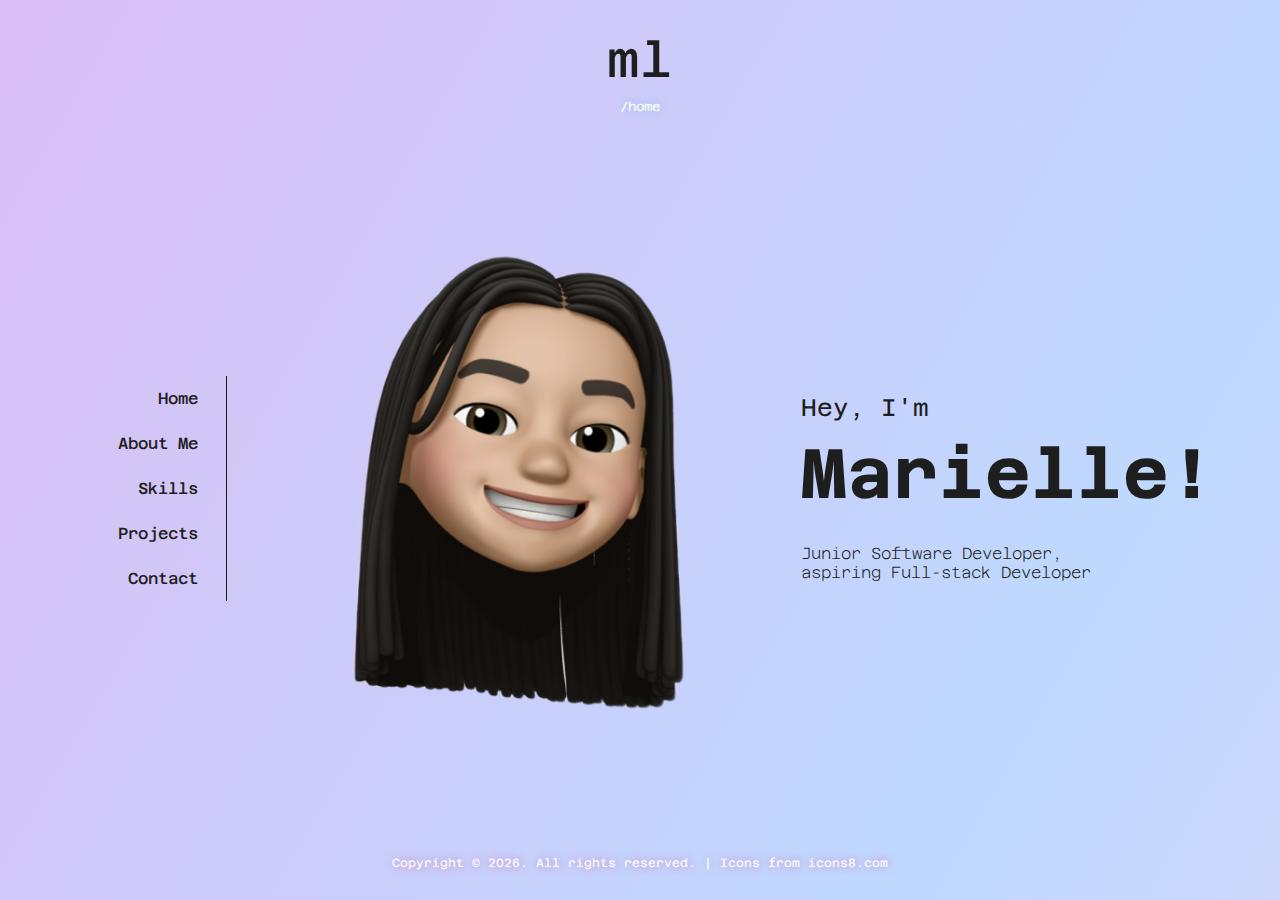
<file: index.html>
<!DOCTYPE html>
<html lang="en">
  <head>
    <meta charset="UTF-8" />
    <meta name="viewport" content="width=device-width, initial-scale=1.0" />
    <link rel="preconnect" href="https://fonts.googleapis.com" />
    <link rel="preconnect" href="https://fonts.gstatic.com" crossorigin />
    <link
      href="https://fonts.googleapis.com/css2?family=Azeret+Mono:ital,wght@0,100;0,200;0,300;0,400;0,500;0,600;0,700;0,800;0,900;1,100;1,200;1,300;1,400;1,500;1,600;1,700;1,800;1,900&family=Roboto:ital,wght@0,100;0,300;0,400;0,500;0,700;0,900;1,100;1,300;1,400;1,500;1,700;1,900&display=swap"
      rel="stylesheet"
    />
    <link rel="stylesheet" href="./styles/home.css" />
    <script defer src="./scripts/script.js"></script>
    <title>Marielle Louisse Lopez | Junior Software Developer</title>
  </head>

  <body class="body gradient-background">
    <header class="header">
      <h1 class="header__logo">ml</h1>
      <h2 class="header__breadcrumb">/home</h2>
    </header>

    <main class="main">
      <div class="container">
        <nav class="navbar">
          <ul class="navbar__list">
            <li class="navbar__item">
              <a href="./index.html">Home</a>
            </li>
            <li class="navbar__item">
              <a href="./html/about-me.html">About Me</a>
            </li>
            <li class="navbar__item">
              <a href="./html/skills.html">Skills</a>
            </li>
            <li class="navbar__item">
              <a href="./html/projects.html">Projects</a>
            </li>
            <li class="navbar__item">
              <a href="./html/contact.html">Contact</a>
            </li>
          </ul>
        </nav>
      </div>

      <div class="container">
        <img
          src="./images/memoji.png"
          alt="Memoji of Marielle"
          class="memoji"
        />
      </div>

      <div class="container">
        <div class="introduction">
          <p class="introduction__greeting">Hey, I'm</p>
          <h3 class="introduction__name">Marielle!</h3>
          <p class="introduction__role">Junior Software Developer,</p>
          <p class="introduction__role">aspiring Full-stack Developer</p>
        </div>
      </div>
    </main>

    <footer class="footer">
      <p class="footer__copyright" id="copyrightInformation"></p>
    </footer>
  </body>
</html>
</file>
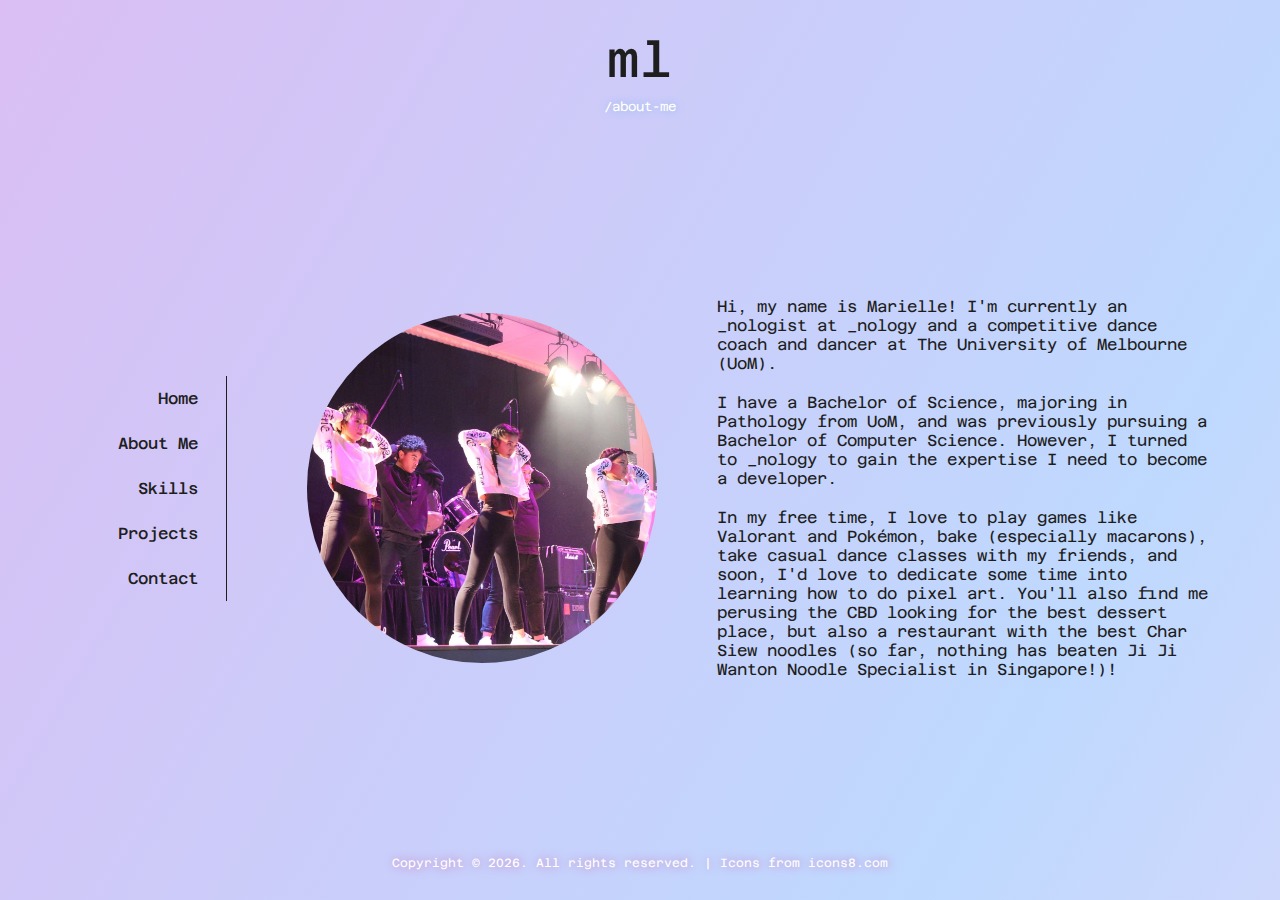
<file: html/about-me.html>
<!DOCTYPE html>
<html lang="en">
  <head>
    <meta charset="UTF-8" />
    <meta name="viewport" content="width=device-width, initial-scale=1.0" />
    <link rel="preconnect" href="https://fonts.googleapis.com" />
    <link rel="preconnect" href="https://fonts.gstatic.com" crossorigin />
    <link
      href="https://fonts.googleapis.com/css2?family=Azeret+Mono:ital,wght@0,100;0,200;0,300;0,400;0,500;0,600;0,700;0,800;0,900;1,100;1,200;1,300;1,400;1,500;1,600;1,700;1,800;1,900&family=Roboto:ital,wght@0,100;0,300;0,400;0,500;0,700;0,900;1,100;1,300;1,400;1,500;1,700;1,900&display=swap"
      rel="stylesheet"
    />
    <link rel="stylesheet" href="../styles/about-me.css" />
    <script defer src="../scripts/script.js"></script>
    <title>Marielle Louisse Lopez | About Me</title>
  </head>

  <body class="body gradient-background">
    <header class="header">
      <h1 class="header__logo">ml</h1>
      <h2 class="header__breadcrumb">/about-me</h2>
    </header>

    <main class="main">
      <div class="container">
        <nav class="navbar">
          <ul class="navbar__list">
            <li class="navbar__item">
              <a href="../index.html">Home</a>
            </li>
            <li class="navbar__item">
              <a href="./about-me.html">About Me</a>
            </li>
            <li class="navbar__item">
              <a href="./skills.html">Skills</a>
            </li>
            <li class="navbar__item">
              <a href="./projects.html">Projects</a>
            </li>
            <li class="navbar__item">
              <a href="./contact.html">Contact</a>
            </li>
          </ul>
        </nav>
      </div>

      <div class="container">
        <img
          src="../images/dance.jpg"
          alt="Marielle dancing on stage"
          class="dance-image"
        />
      </div>

      <div class="container">
        <div class="text">
          <p class="text__paragraph">
            Hi, my name is Marielle! I'm currently an _nologist at _nology and a
            competitive dance coach and dancer at The University of Melbourne
            (UoM).
          </p>

          <p class="text__paragraph">
            I have a Bachelor of Science, majoring in Pathology from UoM, and
            was previously pursuing a Bachelor of Computer Science. However, I
            turned to _nology to gain the expertise I need to become a
            developer.
          </p>

          <p class="text__paragraph">
            In my free time, I love to play games like Valorant and Pokémon,
            bake (especially macarons), take casual dance classes with my
            friends, and soon, I'd love to dedicate some time into learning how
            to do pixel art. You'll also find me perusing the CBD looking for
            the best dessert place, but also a restaurant with the best Char
            Siew noodles (so far, nothing has beaten Ji Ji Wanton Noodle
            Specialist in Singapore!)!
          </p>
        </div>
      </div>
    </main>

    <footer class="footer">
      <p class="footer__copyright" id="copyrightInformation"></p>
    </footer>
  </body>
</html>
</file>
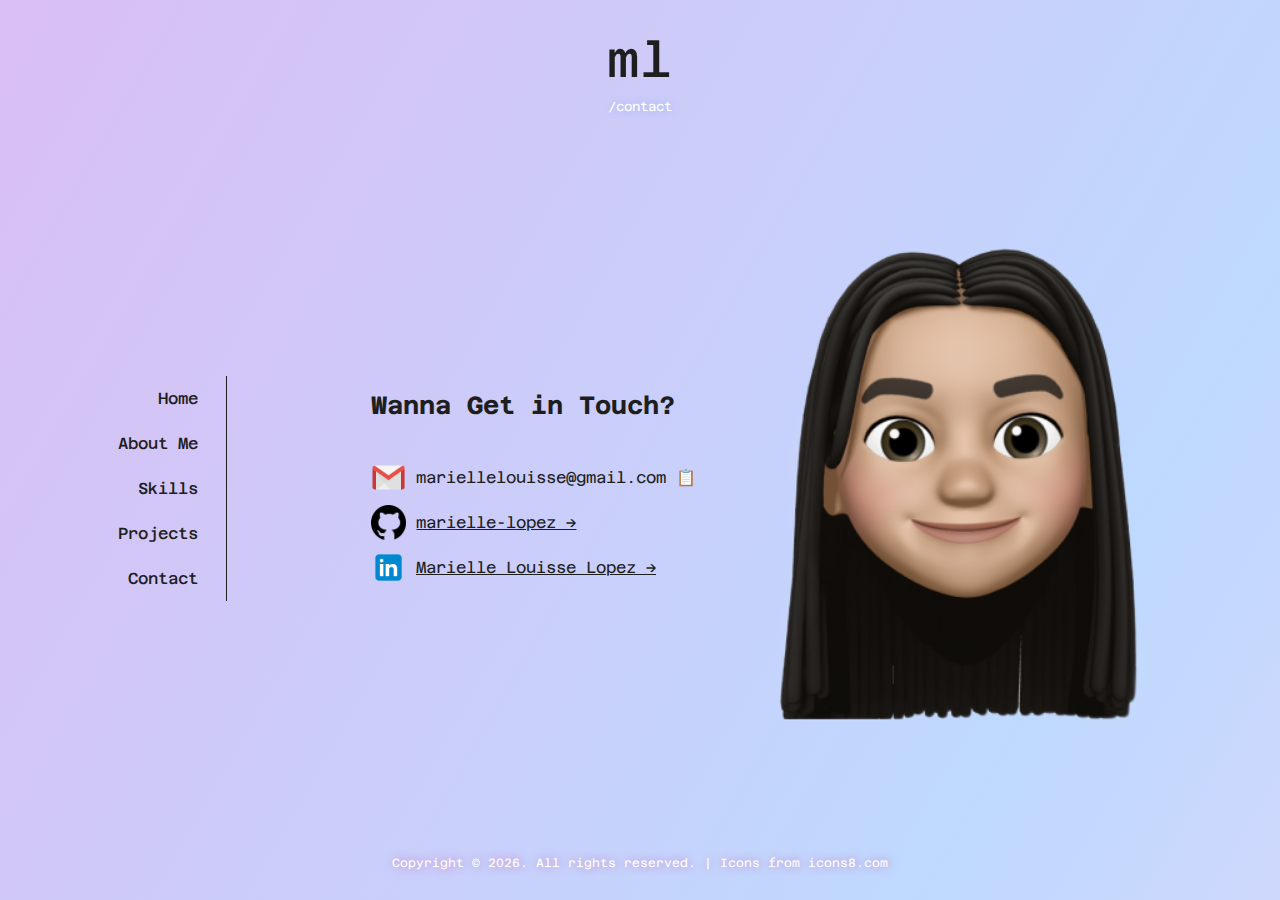
<file: html/contact.html>
<!DOCTYPE html>
<html lang="en">
  <head>
    <meta charset="UTF-8" />
    <meta name="viewport" content="width=device-width, initial-scale=1.0" />
    <link rel="preconnect" href="https://fonts.googleapis.com" />
    <link rel="preconnect" href="https://fonts.gstatic.com" crossorigin />
    <link
      href="https://fonts.googleapis.com/css2?family=Azeret+Mono:ital,wght@0,100;0,200;0,300;0,400;0,500;0,600;0,700;0,800;0,900;1,100;1,200;1,300;1,400;1,500;1,600;1,700;1,800;1,900&family=Roboto:ital,wght@0,100;0,300;0,400;0,500;0,700;0,900;1,100;1,300;1,400;1,500;1,700;1,900&display=swap"
      rel="stylesheet"
    />
    <link rel="stylesheet" href="../styles/contact.css" />
    <script defer src="../scripts/script.js"></script>
    <title>Marielle Louisse Lopez | Contact</title>
  </head>
  <body class="body gradient-background">
    <header class="header">
      <h1 class="header__logo">ml</h1>
      <h2 class="header__breadcrumb">/contact</h2>
    </header>

    <main class="main">
      <div class="container">
        <nav class="navbar">
          <ul class="navbar__list">
            <li class="navbar__item">
              <a href="../index.html">Home</a>
            </li>
            <li class="navbar__item">
              <a href="./about-me.html">About Me</a>
            </li>
            <li class="navbar__item">
              <a href="./skills.html">Skills</a>
            </li>
            <li class="navbar__item">
              <a href="./projects.html">Projects</a>
            </li>
            <li class="navbar__item">
              <a href="./contact.html">Contact</a>
            </li>
          </ul>
        </nav>
      </div>

      <div class="container">
        <div class="contact-information">
          <h3 class="contact-information__title">Wanna Get in Touch?</h3>

          <span class="contact-information__item">
            <img
              src="../images/gmail.png"
              alt="Gmail logo icon"
              class="contact-information__item__icon"
            />
            <p class="contact-information__item__value">
              mariellelouisse@gmail.com 📋
            </p>
          </span>
          <a href="https://marielle-lopez.github.io/">
            <span class="contact-information__item">
              <img
                src="../images/github.png"
                alt="GitHub logo icon"
                class="contact-information__item__icon"
              />
              <p class="contact-information__item__value">marielle-lopez →</p>
            </span>
          </a>

          <a href="www.linkedin.com/in/marielle-lopez">
            <span class="contact-information__item">
              <img
                src="../images/linkedin.png"
                alt="LinkedIn logo icon"
                class="contact-information__item__icon"
              />
              <p class="contact-information__item__value">
                Marielle Louisse Lopez →
              </p>
            </span>
          </a>
        </div>
      </div>

      <div class="container">
        <img
          src="../images/memoji-2.png"
          alt="Memoji of Marielle"
          class="memoji"
        />
      </div>
    </main>

    <footer class="footer">
      <p class="footer__copyright" id="copyrightInformation"></p>
    </footer>
  </body>
</html>
</file>
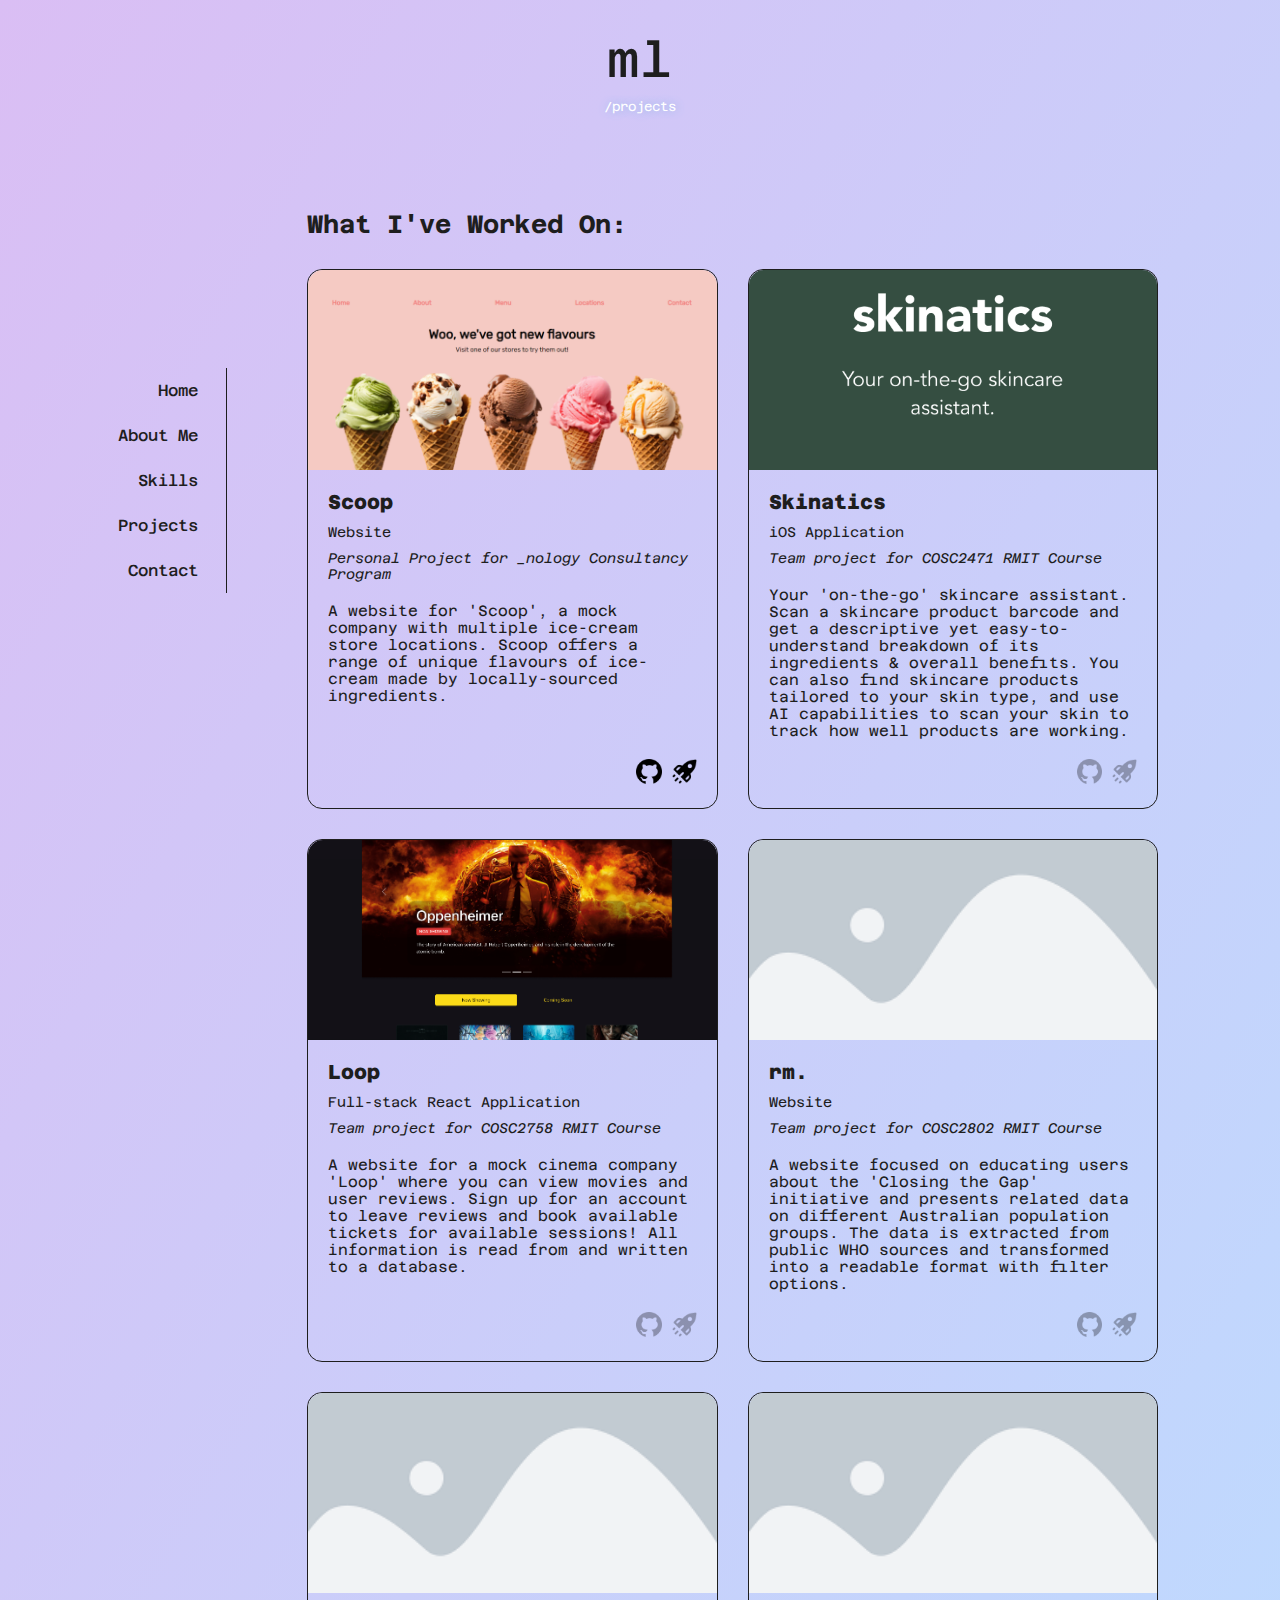
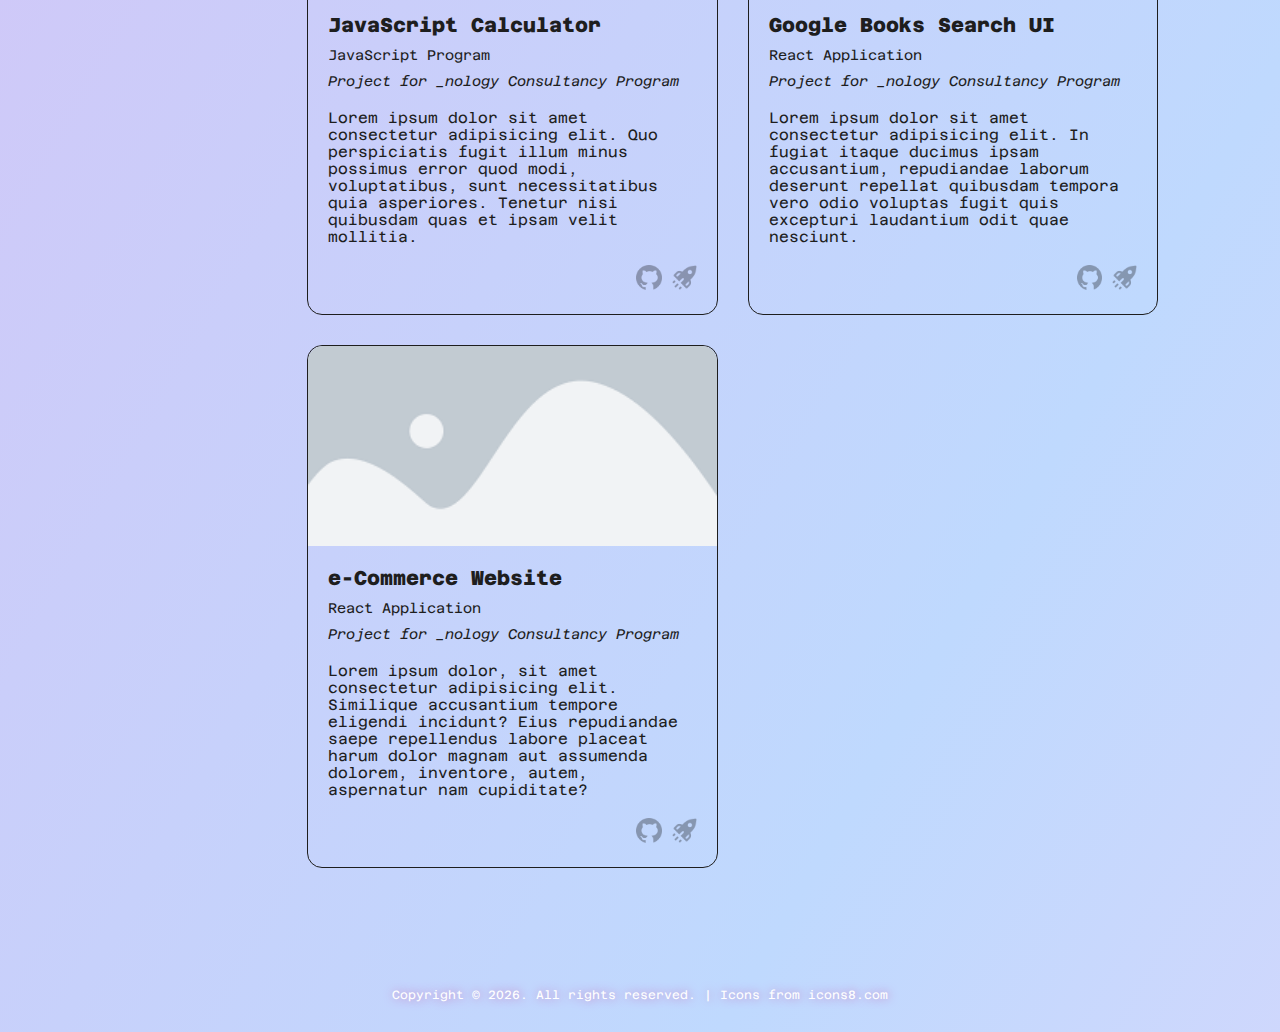
<file: html/projects.html>
<!DOCTYPE html>
<html lang="en">
  <head>
    <meta charset="UTF-8" />
    <meta name="viewport" content="width=device-width, initial-scale=1.0" />
    <link rel="preconnect" href="https://fonts.googleapis.com" />
    <link rel="preconnect" href="https://fonts.gstatic.com" crossorigin />
    <link
      href="https://fonts.googleapis.com/css2?family=Azeret+Mono:ital,wght@0,100;0,200;0,300;0,400;0,500;0,600;0,700;0,800;0,900;1,100;1,200;1,300;1,400;1,500;1,600;1,700;1,800;1,900&family=Roboto:ital,wght@0,100;0,300;0,400;0,500;0,700;0,900;1,100;1,300;1,400;1,500;1,700;1,900&display=swap"
      rel="stylesheet"
    />
    <link rel="stylesheet" href="../styles/projects.css" />
    <script defer src="../scripts/script.js"></script>
    <title>Marielle Louisse Lopez | Projects</title>
  </head>

  <body class="body gradient-background">
    <header class="header">
      <h1 class="header__logo">ml</h1>
      <h2 class="header__breadcrumb">/projects</h2>
    </header>

    <main class="main">
      <div class="container">
        <nav class="navbar">
          <ul class="navbar__list">
            <li class="navbar__item">
              <a href="../index.html">Home</a>
            </li>
            <li class="navbar__item">
              <a href="./about-me.html">About Me</a>
            </li>
            <li class="navbar__item">
              <a href="./skills.html">Skills</a>
            </li>
            <li class="navbar__item">
              <a href="./projects.html">Projects</a>
            </li>
            <li class="navbar__item">
              <a href="./contact.html">Contact</a>
            </li>
          </ul>
        </nav>
      </div>

      <div class="card-container">
        <h3 class="page-heading">What I've Worked On:</h3>

        <div class="card">
          <img
            src="../images/scoop.png"
            alt="Scoop website"
            class="card__image"
          />
          <div class="card__information">
            <div>
              <p class="card__information__title">Scoop</p>
              <p class="card__information__subtitle__type">Website</p>
              <p class="card__information__subtitle__purpose">
                Personal Project for _nology Consultancy Program
              </p>
              <p class="card__information__description">
                A website for 'Scoop', a mock company with multiple ice-cream
                store locations. Scoop offers a range of unique flavours of
                ice-cream made by locally-sourced ingredients.
              </p>
            </div>

            <div class="card__links">
              <a
                href="https://github.com/marielle-lopez/scoop"
                class="card__links__item"
              >
                <img
                  src="../images/github.png"
                  alt="GitHub icon"
                  class="card__links__item__icon"
                />
              </a>
              <a
                href="https://dynamic-licorice-db12ac.netlify.app/"
                class="card__links__item"
              >
                <img
                  src="../images/rocket.png"
                  alt="Deploy icon"
                  class="card__links__item__icon"
                />
              </a>
            </div>
          </div>
        </div>

        <div class="card">
          <img
            src="../images/skinatics.png"
            alt="Skinatics"
            class="card__image"
          />
          <div class="card__information">
            <div>
              <p class="card__information__title">Skinatics</p>
              <p class="card__information__subtitle__type">iOS Application</p>
              <p class="card__information__subtitle__purpose">
                Team project for COSC2471 RMIT Course
              </p>
              <p class="card__information__description">
                Your 'on-the-go' skincare assistant. Scan a skincare product
                barcode and get a descriptive yet easy-to-understand breakdown
                of its ingredients & overall benefits. You can also find
                skincare products tailored to your skin type, and use AI
                capabilities to scan your skin to track how well products are
                working.
              </p>
            </div>
            <div class="card__links">
              <a class="card__links__item" disabled>
                <img
                  src="../images/github.png"
                  alt="GitHub icon"
                  class="card__links__item__icon card__links__item__icon--disabled"
                />
              </a>
              <a class="card__links__item">
                <img
                  src="../images/rocket.png"
                  alt="Deploy icon"
                  class="card__links__item__icon card__links__item__icon--disabled"
                />
              </a>
            </div>
          </div>
        </div>

        <div class="card">
          <img src="../images/loop.png" alt="Loop" class="card__image" />
          <div class="card__information">
            <div>
              <p class="card__information__title">Loop</p>
              <p class="card__information__subtitle__type">
                Full-stack React Application
              </p>
              <p class="card__information__subtitle__purpose">
                Team project for COSC2758 RMIT Course
              </p>
              <p class="card__information__description">
                A website for a mock cinema company 'Loop' where you can view
                movies and user reviews. Sign up for an account to leave reviews
                and book available tickets for available sessions! All
                information is read from and written to a database.
              </p>
            </div>
            <div class="card__links">
              <a class="card__links__item" disabled>
                <img
                  src="../images/github.png"
                  alt="GitHub icon"
                  class="card__links__item__icon card__links__item__icon--disabled"
                />
              </a>
              <a class="card__links__item">
                <img
                  src="../images/rocket.png"
                  alt="Deploy icon"
                  class="card__links__item__icon card__links__item__icon--disabled"
                />
              </a>
            </div>
          </div>
        </div>

        <div class="card">
          <img
            src="../images/placeholder.png"
            alt="Placeholder"
            class="card__image"
          />
          <div class="card__information">
            <p class="card__information__title">rm.</p>
            <p class="card__information__subtitle__type">Website</p>
            <p class="card__information__subtitle__purpose">
              Team project for COSC2802 RMIT Course
            </p>
            <p class="card__information__description">
              A website focused on educating users about the 'Closing the Gap'
              initiative and presents related data on different Australian
              population groups. The data is extracted from public WHO sources
              and transformed into a readable format with filter options.
            </p>

            <div class="card__links">
              <a class="card__links__item" disabled>
                <img
                  src="../images/github.png"
                  alt="GitHub icon"
                  class="card__links__item__icon card__links__item__icon--disabled"
                />
              </a>
              <a class="card__links__item">
                <img
                  src="../images/rocket.png"
                  alt="Deploy icon"
                  class="card__links__item__icon card__links__item__icon--disabled"
                />
              </a>
            </div>
          </div>
        </div>

        <div class="card">
          <img
            src="../images/placeholder.png"
            alt="Placeholder"
            class="card__image"
          />
          <div class="card__information">
            <p class="card__information__title">JavaScript Calculator</p>
            <p class="card__information__subtitle__type">JavaScript Program</p>
            <p class="card__information__subtitle__purpose">
              Project for _nology Consultancy Program
            </p>
            <p class="card__information__description">
              Lorem ipsum dolor sit amet consectetur adipisicing elit. Quo
              perspiciatis fugit illum minus possimus error quod modi,
              voluptatibus, sunt necessitatibus quia asperiores. Tenetur nisi
              quibusdam quas et ipsam velit mollitia.
            </p>

            <div class="card__links">
              <a class="card__links__item" disabled>
                <img
                  src="../images/github.png"
                  alt="GitHub icon"
                  class="card__links__item__icon card__links__item__icon--disabled"
                />
              </a>
              <a class="card__links__item">
                <img
                  src="../images/rocket.png"
                  alt="Deploy icon"
                  class="card__links__item__icon card__links__item__icon--disabled"
                />
              </a>
            </div>
          </div>
        </div>

        <div class="card">
          <img
            src="../images/placeholder.png"
            alt="Placeholder"
            class="card__image"
          />
          <div class="card__information">
            <p class="card__information__title">Google Books Search UI</p>
            <p class="card__information__subtitle__type">React Application</p>
            <p class="card__information__subtitle__purpose">
              Project for _nology Consultancy Program
            </p>
            <p class="card__information__description">
              Lorem ipsum dolor sit amet consectetur adipisicing elit. In fugiat
              itaque ducimus ipsam accusantium, repudiandae laborum deserunt
              repellat quibusdam tempora vero odio voluptas fugit quis excepturi
              laudantium odit quae nesciunt.
            </p>

            <div class="card__links">
              <a class="card__links__item" disabled>
                <img
                  src="../images/github.png"
                  alt="GitHub icon"
                  class="card__links__item__icon card__links__item__icon--disabled"
                />
              </a>
              <a class="card__links__item">
                <img
                  src="../images/rocket.png"
                  alt="Deploy icon"
                  class="card__links__item__icon card__links__item__icon--disabled"
                />
              </a>
            </div>
          </div>
        </div>

        <div class="card">
          <img
            src="../images/placeholder.png"
            alt="Placeholder"
            class="card__image"
          />
          <div class="card__information">
            <div>
              <p class="card__information__title">e-Commerce Website</p>
              <p class="card__information__subtitle__type">React Application</p>
              <p class="card__information__subtitle__purpose">
                Project for _nology Consultancy Program
              </p>
              <p class="card__information__description">
                Lorem ipsum dolor, sit amet consectetur adipisicing elit.
                Similique accusantium tempore eligendi incidunt? Eius
                repudiandae saepe repellendus labore placeat harum dolor magnam
                aut assumenda dolorem, inventore, autem, aspernatur nam
                cupiditate?
              </p>
            </div>

            <div class="card__links">
              <a class="card__links__item" disabled>
                <img
                  src="../images/github.png"
                  alt="GitHub icon"
                  class="card__links__item__icon card__links__item__icon--disabled"
                />
              </a>
              <a class="card__links__item">
                <img
                  src="../images/rocket.png"
                  alt="Deploy icon"
                  class="card__links__item__icon card__links__item__icon--disabled"
                />
              </a>
            </div>
          </div>
        </div>
      </div>
    </main>

    <footer class="footer">
      <p class="footer__copyright" id="copyrightInformation"></p>
    </footer>
  </body>
</html>
</file>
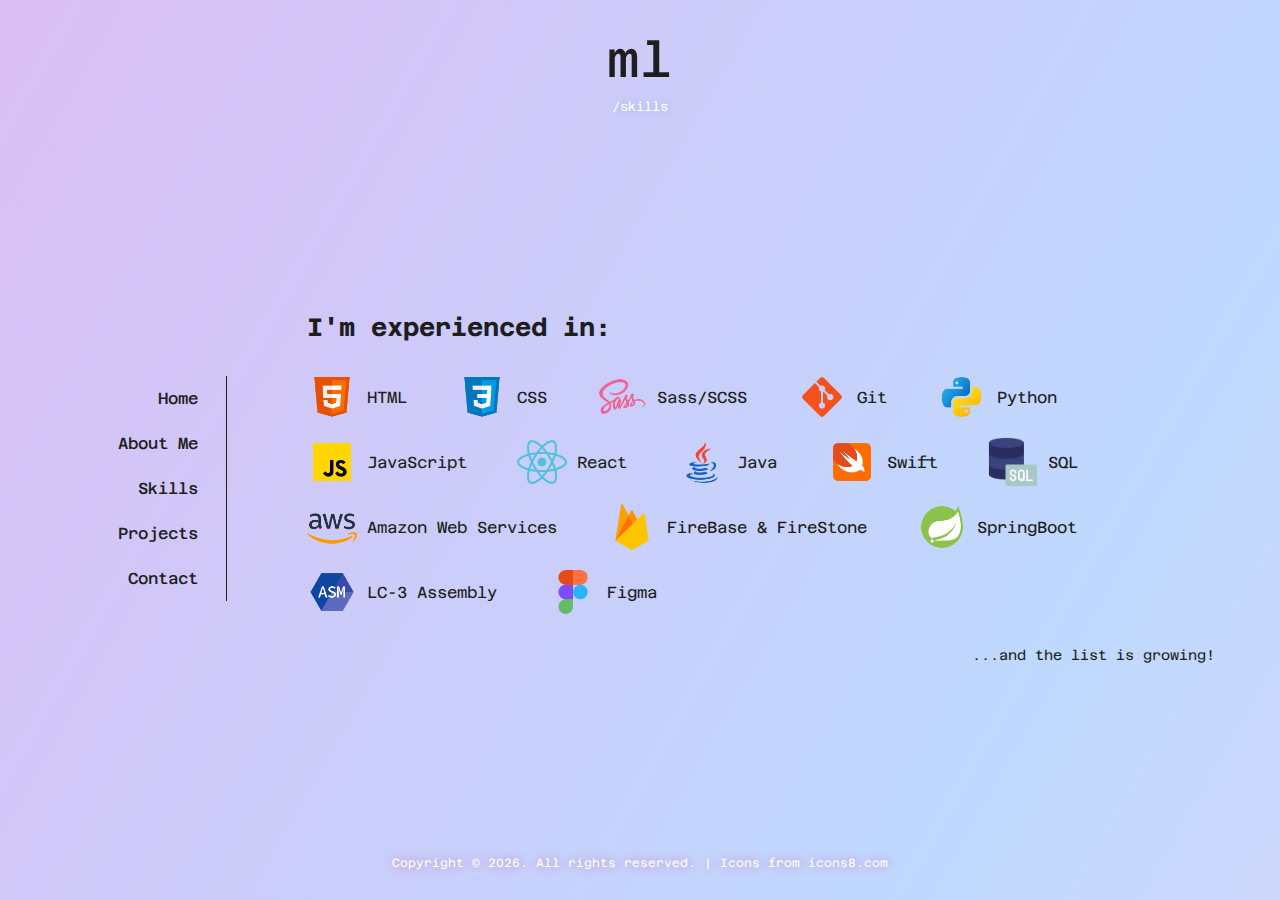
<file: html/skills.html>
<!DOCTYPE html>
<html lang="en">
  <head>
    <meta charset="UTF-8" />
    <meta name="viewport" content="width=device-width, initial-scale=1.0" />
    <link rel="preconnect" href="https://fonts.googleapis.com" />
    <link rel="preconnect" href="https://fonts.gstatic.com" crossorigin />
    <link
      href="https://fonts.googleapis.com/css2?family=Azeret+Mono:ital,wght@0,100;0,200;0,300;0,400;0,500;0,600;0,700;0,800;0,900;1,100;1,200;1,300;1,400;1,500;1,600;1,700;1,800;1,900&family=Roboto:ital,wght@0,100;0,300;0,400;0,500;0,700;0,900;1,100;1,300;1,400;1,500;1,700;1,900&display=swap"
      rel="stylesheet"
    />
    <link rel="stylesheet" href="../styles/skills.css" />
    <script defer src="../scripts/script.js"></script>
    <script defer src="../scripts/skills.js"></script>
    <title>Marielle Louisse Lopez | Skills</title>
  </head>

  <body class="body gradient-background">
    <header class="header">
      <h1 class="header__logo">ml</h1>
      <h2 class="header__breadcrumb">/skills</h2>
    </header>

    <main class="main">
      <div class="container">
        <nav class="navbar">
          <ul class="navbar__list">
            <li class="navbar__item">
              <a href="../index.html">Home</a>
            </li>
            <li class="navbar__item">
              <a href="./about-me.html">About Me</a>
            </li>
            <li class="navbar__item">
              <a href="./skills.html">Skills</a>
            </li>
            <li class="navbar__item">
              <a href="./projects.html">Projects</a>
            </li>
            <li class="navbar__item">
              <a href="./contact.html">Contact</a>
            </li>
          </ul>
        </nav>
      </div>

      <div class="container">
        <h3 class="page-heading">I'm experienced in:</h3>

        <ul class="skills" id="skillList"></ul>

        <p class="comment">...and the list is growing!</p>
      </div>
    </main>

    <footer class="footer">
      <p class="footer__copyright" id="copyrightInformation"></p>
    </footer>
  </body>
</html>
</file>
<file: styles/home.css>
* {
  font-family: "Azeret Mono", monospace;
  color: #1e1e1e;
  margin: 0;
}

.body {
  min-height: 100vh;
  max-width: 100vw;
  display: flex;
  flex-direction: column;
  justify-content: space-between;
  align-items: center;
  padding: 0 5vw;
}
@media only screen and (max-width: 767px) {
  .body {
    padding: 0 5vw;
  }
}
@media only screen and (min-width: 992px) and (max-width: 1270px) {
  .body {
    padding: 0 5vw;
  }
}

.main {
  display: flex;
  justify-content: space-between;
  width: 1150px;
}
@media only screen and (max-width: 767px) {
  .main {
    justify-content: flex-start;
    flex-direction: column;
    align-items: center;
    min-height: 70vh;
    width: auto;
  }
}
@media only screen and (min-width: 768px) and (max-width: 991px) {
  .main {
    flex-wrap: wrap;
    justify-content: center;
    min-height: 60vh;
    width: auto;
    align-content: flex-start;
    row-gap: 20px;
  }
}
@media only screen and (min-width: 992px) and (max-width: 1270px) {
  .main {
    width: auto;
  }
}

.navbar {
  border: 1px solid #1e1e1e;
  border-top: none;
  border-bottom: none;
  border-left: none;
  margin-right: 80px;
}
.navbar__list {
  text-align: right;
  margin-right: 15px;
}
.navbar__item {
  list-style-type: none;
  padding: 13px;
  font-weight: 500;
}
.navbar__item a {
  text-decoration: none;
}
.navbar__item a:hover {
  background-color: white;
}
@media only screen and (max-width: 767px) {
  .navbar {
    border: none;
    margin: 0 0 20px 0;
    width: 100%;
  }
  .navbar__list {
    text-align: center;
    margin: 0;
    padding: 0;
    display: flex;
    flex-wrap: wrap;
    justify-content: center;
  }
  .navbar__item {
    font-size: small;
    padding: 10px;
  }
}
@media only screen and (min-width: 768px) and (max-width: 991px) {
  .navbar {
    border: none;
    margin: 0 0 20px 0;
    width: 100%;
  }
  .navbar__list {
    text-align: center;
    margin: 0;
    padding: 0;
    display: flex;
    flex-wrap: wrap;
    justify-content: center;
    width: 690px;
  }
  .navbar__item {
    font-size: small;
    padding: 20px 30px;
  }
}
@media only screen and (min-width: 992px) and (max-width: 1270px) {
  .navbar {
    margin-right: 40px;
  }
}

.container {
  display: flex;
  flex-direction: column;
  justify-content: center;
  height: 60vh;
}
@media only screen and (max-width: 767px) {
  .container {
    height: 100%;
    width: 100%;
    display: flex;
    flex-direction: column;
    align-items: center;
  }
}
@media only screen and (min-width: 768px) and (max-width: 991px) {
  .container {
    height: 100%;
    align-items: center;
  }
}

.header {
  text-align: center;
  margin-top: 30px;
  height: 10vh;
  margin-bottom: 10vh;
}
.header__logo {
  font-size: 50px;
  font-weight: 500;
  margin-bottom: 10px;
}
.header__breadcrumb {
  font-size: small;
  font-weight: 400;
  color: #fff;
  text-shadow: #8cb8e8 1px 0 10px;
}
@media only screen and (max-width: 767px) {
  .header {
    margin-bottom: 20px;
    height: 100px;
  }
}

.footer {
  display: flex;
  align-items: center;
  justify-content: center;
  margin-top: 10vh;
  margin-bottom: 30px;
}
.footer .footer__copyright {
  font-size: 12px;
  color: #fff;
  text-shadow: #c474ba 1px 0 10px;
}
@media only screen and (max-width: 767px) {
  .footer {
    margin-top: 5vh;
  }
}

.memoji {
  height: 500px;
  margin-right: 60px;
}
@media only screen and (max-width: 767px) {
  .memoji {
    margin: 0;
    max-width: 200px;
    height: auto;
    width: auto;
  }
}
@media only screen and (min-width: 768px) and (max-width: 991px) {
  .memoji {
    height: auto;
    width: auto;
    max-width: 200px;
  }
}
@media only screen and (min-width: 992px) and (max-width: 1270px) {
  .memoji {
    height: auto;
    width: auto;
    max-width: 300px;
    margin-right: 30px;
  }
}

@media only screen and (max-width: 767px) {
  .introduction {
    margin-top: 20px;
    padding: 0 5vw;
  }
}
@media only screen and (min-width: 768px) and (max-width: 991px) {
  .introduction {
    margin-top: 30px;
  }
}
.introduction__greeting {
  font-size: 24px;
  margin: 0;
}
@media only screen and (max-width: 767px) {
  .introduction__greeting {
    font-size: medium;
  }
}
@media only screen and (min-width: 992px) and (max-width: 1270px) {
  .introduction__greeting {
    font-size: large;
  }
}
.introduction__name {
  font-weight: 700;
  font-size: 70px;
  margin: 10px 0 30px 0;
}
@media only screen and (max-width: 767px) {
  .introduction__name {
    font-size: 60px;
  }
}
@media only screen and (min-width: 992px) and (max-width: 1270px) {
  .introduction__name {
    font-size: 60px;
  }
}
.introduction__role {
  margin: 0;
  font-weight: 200;
}
@media only screen and (max-width: 767px) {
  .introduction__role {
    font-size: 14px;
  }
}

.gradient-background {
  background: linear-gradient(300deg, #bfd9fe, #fcd2f8, #bfd9fe, #dabef4);
  background-size: 240% 240%;
  animation: gradient-animation 24s ease infinite;
}

@keyframes gradient-animation {
  0% {
    background-position: 0% 50%;
  }
  50% {
    background-position: 100% 50%;
  }
  100% {
    background-position: 0% 50%;
  }
}
</file>
<file: styles/about-me.css>
* {
  font-family: "Azeret Mono", monospace;
  color: #1e1e1e;
  margin: 0;
}

.body {
  min-height: 100vh;
  max-width: 100vw;
  display: flex;
  flex-direction: column;
  justify-content: space-between;
  align-items: center;
  padding: 0 5vw;
}
@media only screen and (max-width: 767px) {
  .body {
    padding: 0 5vw;
  }
}
@media only screen and (min-width: 992px) and (max-width: 1270px) {
  .body {
    padding: 0 5vw;
  }
}

.main {
  display: flex;
  justify-content: space-between;
  width: 1150px;
}
@media only screen and (max-width: 767px) {
  .main {
    justify-content: flex-start;
    flex-direction: column;
    align-items: center;
    min-height: 70vh;
    width: auto;
  }
}
@media only screen and (min-width: 768px) and (max-width: 991px) {
  .main {
    flex-wrap: wrap;
    justify-content: center;
    min-height: 60vh;
    width: auto;
    align-content: flex-start;
    row-gap: 20px;
  }
}
@media only screen and (min-width: 992px) and (max-width: 1270px) {
  .main {
    width: auto;
  }
}

.navbar {
  border: 1px solid #1e1e1e;
  border-top: none;
  border-bottom: none;
  border-left: none;
  margin-right: 80px;
}
.navbar__list {
  text-align: right;
  margin-right: 15px;
}
.navbar__item {
  list-style-type: none;
  padding: 13px;
  font-weight: 500;
}
.navbar__item a {
  text-decoration: none;
}
.navbar__item a:hover {
  background-color: white;
}
@media only screen and (max-width: 767px) {
  .navbar {
    border: none;
    margin: 0 0 20px 0;
    width: 100%;
  }
  .navbar__list {
    text-align: center;
    margin: 0;
    padding: 0;
    display: flex;
    flex-wrap: wrap;
    justify-content: center;
  }
  .navbar__item {
    font-size: small;
    padding: 10px;
  }
}
@media only screen and (min-width: 768px) and (max-width: 991px) {
  .navbar {
    border: none;
    margin: 0 0 20px 0;
    width: 100%;
  }
  .navbar__list {
    text-align: center;
    margin: 0;
    padding: 0;
    display: flex;
    flex-wrap: wrap;
    justify-content: center;
    width: 690px;
  }
  .navbar__item {
    font-size: small;
    padding: 20px 30px;
  }
}
@media only screen and (min-width: 992px) and (max-width: 1270px) {
  .navbar {
    margin-right: 40px;
  }
}

.container {
  display: flex;
  flex-direction: column;
  justify-content: center;
  height: 60vh;
}
@media only screen and (max-width: 767px) {
  .container {
    height: 100%;
    width: 100%;
    display: flex;
    flex-direction: column;
    align-items: center;
  }
}
@media only screen and (min-width: 768px) and (max-width: 991px) {
  .container {
    height: 100%;
    align-items: center;
  }
}

.header {
  text-align: center;
  margin-top: 30px;
  height: 10vh;
  margin-bottom: 10vh;
}
.header__logo {
  font-size: 50px;
  font-weight: 500;
  margin-bottom: 10px;
}
.header__breadcrumb {
  font-size: small;
  font-weight: 400;
  color: #fff;
  text-shadow: #8cb8e8 1px 0 10px;
}
@media only screen and (max-width: 767px) {
  .header {
    margin-bottom: 20px;
    height: 100px;
  }
}

.footer {
  display: flex;
  align-items: center;
  justify-content: center;
  margin-top: 10vh;
  margin-bottom: 30px;
}
.footer .footer__copyright {
  font-size: 12px;
  color: #fff;
  text-shadow: #c474ba 1px 0 10px;
}
@media only screen and (max-width: 767px) {
  .footer {
    margin-top: 5vh;
  }
}

.dance-image {
  height: 350px;
  width: 350px;
  object-fit: cover;
  border-radius: 100%;
  margin-right: 60px;
}
@media only screen and (max-width: 767px) {
  .dance-image {
    border-radius: 40px;
    width: 100%;
    height: auto;
    margin: 10px 0 0 0;
    object-fit: cover;
  }
}
@media only screen and (min-width: 768px) and (max-width: 991px) {
  .dance-image {
    border-radius: 20px;
    width: 60%;
    height: auto;
  }
}
@media only screen and (min-width: 992px) and (max-width: 1270px) {
  .dance-image {
    width: 200px;
    height: 300px;
    object-fit: cover;
    border-radius: 20px;
    margin-right: 40px;
  }
}

.text {
  display: flex;
  flex-direction: column;
  gap: 20px;
}
@media only screen and (max-width: 767px) {
  .text {
    margin-top: 40px;
    font-size: 14px;
  }
}
@media only screen and (min-width: 768px) and (max-width: 991px) {
  .text {
    font-size: small;
    margin-top: 40px;
  }
}
@media only screen and (min-width: 992px) and (max-width: 1270px) {
  .text {
    font-size: small;
  }
}

.gradient-background {
  background: linear-gradient(300deg, #bfd9fe, #fcd2f8, #bfd9fe, #dabef4);
  background-size: 240% 240%;
  animation: gradient-animation 24s ease infinite;
}

@keyframes gradient-animation {
  0% {
    background-position: 0% 50%;
  }
  50% {
    background-position: 100% 50%;
  }
  100% {
    background-position: 0% 50%;
  }
}
</file>
<file: styles/contact.css>
* {
  font-family: "Azeret Mono", monospace;
  color: #1e1e1e;
  margin: 0;
}

.body {
  min-height: 100vh;
  max-width: 100vw;
  display: flex;
  flex-direction: column;
  justify-content: space-between;
  align-items: center;
  padding: 0 5vw;
}
@media only screen and (max-width: 767px) {
  .body {
    padding: 0 5vw;
  }
}
@media only screen and (min-width: 992px) and (max-width: 1270px) {
  .body {
    padding: 0 5vw;
  }
}

.main {
  display: flex;
  justify-content: space-between;
  width: 1150px;
}
@media only screen and (max-width: 767px) {
  .main {
    justify-content: flex-start;
    flex-direction: column;
    align-items: center;
    min-height: 70vh;
    width: auto;
  }
}
@media only screen and (min-width: 768px) and (max-width: 991px) {
  .main {
    flex-wrap: wrap;
    justify-content: center;
    min-height: 60vh;
    width: auto;
    align-content: flex-start;
    row-gap: 20px;
  }
}
@media only screen and (min-width: 992px) and (max-width: 1270px) {
  .main {
    width: auto;
  }
}

.navbar {
  border: 1px solid #1e1e1e;
  border-top: none;
  border-bottom: none;
  border-left: none;
  margin-right: 80px;
}
.navbar__list {
  text-align: right;
  margin-right: 15px;
}
.navbar__item {
  list-style-type: none;
  padding: 13px;
  font-weight: 500;
}
.navbar__item a {
  text-decoration: none;
}
.navbar__item a:hover {
  background-color: white;
}
@media only screen and (max-width: 767px) {
  .navbar {
    border: none;
    margin: 0 0 20px 0;
    width: 100%;
  }
  .navbar__list {
    text-align: center;
    margin: 0;
    padding: 0;
    display: flex;
    flex-wrap: wrap;
    justify-content: center;
  }
  .navbar__item {
    font-size: small;
    padding: 10px;
  }
}
@media only screen and (min-width: 768px) and (max-width: 991px) {
  .navbar {
    border: none;
    margin: 0 0 20px 0;
    width: 100%;
  }
  .navbar__list {
    text-align: center;
    margin: 0;
    padding: 0;
    display: flex;
    flex-wrap: wrap;
    justify-content: center;
    width: 690px;
  }
  .navbar__item {
    font-size: small;
    padding: 20px 30px;
  }
}
@media only screen and (min-width: 992px) and (max-width: 1270px) {
  .navbar {
    margin-right: 40px;
  }
}

.container {
  display: flex;
  flex-direction: column;
  justify-content: center;
  height: 60vh;
}
@media only screen and (max-width: 767px) {
  .container {
    height: 100%;
    width: 100%;
    display: flex;
    flex-direction: column;
    align-items: center;
  }
}
@media only screen and (min-width: 768px) and (max-width: 991px) {
  .container {
    height: 100%;
    align-items: center;
  }
}

.header {
  text-align: center;
  margin-top: 30px;
  height: 10vh;
  margin-bottom: 10vh;
}
.header__logo {
  font-size: 50px;
  font-weight: 500;
  margin-bottom: 10px;
}
.header__breadcrumb {
  font-size: small;
  font-weight: 400;
  color: #fff;
  text-shadow: #8cb8e8 1px 0 10px;
}
@media only screen and (max-width: 767px) {
  .header {
    margin-bottom: 20px;
    height: 100px;
  }
}

.footer {
  display: flex;
  align-items: center;
  justify-content: center;
  margin-top: 10vh;
  margin-bottom: 30px;
}
.footer .footer__copyright {
  font-size: 12px;
  color: #fff;
  text-shadow: #c474ba 1px 0 10px;
}
@media only screen and (max-width: 767px) {
  .footer {
    margin-top: 5vh;
  }
}

.memoji {
  height: 500px;
  margin-right: 60px;
}
@media only screen and (max-width: 767px) {
  .memoji {
    margin: 0;
    max-width: 200px;
    height: auto;
    width: auto;
    margin-top: 40px;
  }
}
@media only screen and (min-width: 768px) and (max-width: 991px) {
  .memoji {
    height: auto;
    width: auto;
    max-width: 200px;
    margin: 0 0 0 60px;
  }
}
@media only screen and (min-width: 992px) and (max-width: 1270px) {
  .memoji {
    height: auto;
    width: auto;
    max-width: 300px;
    margin-right: 0;
  }
}

.contact-information {
  display: flex;
  flex-direction: column;
  gap: 10px;
}
@media only screen and (max-width: 767px) {
  .contact-information {
    padding: 0 5vw;
  }
}
@media only screen and (min-width: 992px) and (max-width: 1270px) {
  .contact-information {
    margin: 0 60px 0 20px;
  }
}
.contact-information__title {
  font-size: 25px;
  margin-bottom: 30px;
}
@media only screen and (max-width: 767px) {
  .contact-information__title {
    margin-top: 20px;
  }
}
@media only screen and (min-width: 768px) and (max-width: 991px) {
  .contact-information__title {
    margin-top: 20px;
    width: 100%;
    text-align: center;
  }
}
.contact-information__item {
  display: flex;
  align-items: center;
}
@media only screen and (max-width: 767px) {
  .contact-information__item {
    font-size: 14px;
  }
}
@media only screen and (min-width: 768px) and (max-width: 991px) {
  .contact-information__item {
    font-size: 14px;
  }
}
.contact-information__item__icon {
  height: 35px;
  margin-right: 10px;
}
@media only screen and (max-width: 767px) {
  .contact-information__item__icon {
    height: 25px;
    width: 25px;
  }
}
@media only screen and (min-width: 768px) and (max-width: 991px) {
  .contact-information__item__icon {
    height: 30px;
    width: 30px;
    margin-right: 20px;
  }
}

.gradient-background {
  background: linear-gradient(300deg, #bfd9fe, #fcd2f8, #bfd9fe, #dabef4);
  background-size: 240% 240%;
  animation: gradient-animation 24s ease infinite;
}

@keyframes gradient-animation {
  0% {
    background-position: 0% 50%;
  }
  50% {
    background-position: 100% 50%;
  }
  100% {
    background-position: 0% 50%;
  }
}
</file>
<file: styles/projects.css>
* {
  font-family: "Azeret Mono", monospace;
  color: #1e1e1e;
  margin: 0;
}

.body {
  min-height: 100vh;
  max-width: 100vw;
  display: flex;
  flex-direction: column;
  justify-content: space-between;
  align-items: center;
  padding: 0 5vw;
}
@media only screen and (max-width: 767px) {
  .body {
    padding: 0 5vw;
  }
}
@media only screen and (min-width: 992px) and (max-width: 1270px) {
  .body {
    padding: 0 5vw;
  }
}

.main {
  display: flex;
  justify-content: space-between;
  width: 1150px;
}
@media only screen and (max-width: 767px) {
  .main {
    justify-content: flex-start;
    flex-direction: column;
    align-items: center;
    min-height: 70vh;
    width: auto;
  }
}
@media only screen and (min-width: 768px) and (max-width: 991px) {
  .main {
    flex-wrap: wrap;
    justify-content: center;
    min-height: 60vh;
    width: auto;
    align-content: flex-start;
    row-gap: 20px;
  }
}
@media only screen and (min-width: 992px) and (max-width: 1270px) {
  .main {
    width: auto;
  }
}

.navbar {
  border: 1px solid #1e1e1e;
  border-top: none;
  border-bottom: none;
  border-left: none;
  margin-right: 80px;
}
.navbar__list {
  text-align: right;
  margin-right: 15px;
}
.navbar__item {
  list-style-type: none;
  padding: 13px;
  font-weight: 500;
}
.navbar__item a {
  text-decoration: none;
}
.navbar__item a:hover {
  background-color: white;
}
@media only screen and (max-width: 767px) {
  .navbar {
    border: none;
    margin: 0 0 20px 0;
    width: 100%;
  }
  .navbar__list {
    text-align: center;
    margin: 0;
    padding: 0;
    display: flex;
    flex-wrap: wrap;
    justify-content: center;
  }
  .navbar__item {
    font-size: small;
    padding: 10px;
  }
}
@media only screen and (min-width: 768px) and (max-width: 991px) {
  .navbar {
    border: none;
    margin: 0 0 20px 0;
    width: 100%;
  }
  .navbar__list {
    text-align: center;
    margin: 0;
    padding: 0;
    display: flex;
    flex-wrap: wrap;
    justify-content: center;
    width: 690px;
  }
  .navbar__item {
    font-size: small;
    padding: 20px 30px;
  }
}
@media only screen and (min-width: 992px) and (max-width: 1270px) {
  .navbar {
    margin-right: 40px;
  }
}

.container {
  display: flex;
  flex-direction: column;
  justify-content: center;
  height: 60vh;
}
@media only screen and (max-width: 767px) {
  .container {
    height: 100%;
    width: 100%;
    display: flex;
    flex-direction: column;
    align-items: center;
  }
}
@media only screen and (min-width: 768px) and (max-width: 991px) {
  .container {
    height: 100%;
    align-items: center;
  }
}

.header {
  text-align: center;
  margin-top: 30px;
  height: 10vh;
  margin-bottom: 10vh;
}
.header__logo {
  font-size: 50px;
  font-weight: 500;
  margin-bottom: 10px;
}
.header__breadcrumb {
  font-size: small;
  font-weight: 400;
  color: #fff;
  text-shadow: #8cb8e8 1px 0 10px;
}
@media only screen and (max-width: 767px) {
  .header {
    margin-bottom: 20px;
    height: 100px;
  }
}

.footer {
  display: flex;
  align-items: center;
  justify-content: center;
  margin-top: 10vh;
  margin-bottom: 30px;
}
.footer .footer__copyright {
  font-size: 12px;
  color: #fff;
  text-shadow: #c474ba 1px 0 10px;
}
@media only screen and (max-width: 767px) {
  .footer {
    margin-top: 5vh;
  }
}

.page-heading {
  font-size: 25px;
  margin-bottom: 30px;
  flex-basis: 100%;
}
@media only screen and (max-width: 767px) {
  .page-heading {
    margin-top: 20px;
  }
}
@media only screen and (min-width: 768px) and (max-width: 991px) {
  .page-heading {
    margin-top: 20px;
    width: 100%;
    text-align: center;
  }
}
@media only screen and (max-width: 767px) {
  .page-heading {
    text-align: center;
    margin: 0;
  }
}
@media only screen and (min-width: 768px) and (max-width: 991px) {
  .page-heading {
    margin: 0;
  }
}

.card {
  border: 1px solid #1e1e1e;
  border-radius: 15px;
  display: flex;
  flex-direction: column;
  width: 45%;
  margin: 0 30px 30px 0;
}
@media only screen and (max-width: 767px) {
  .card {
    flex-direction: column;
    width: 100%;
    margin: 0;
  }
}
@media only screen and (min-width: 768px) and (max-width: 991px) {
  .card {
    flex-direction: column;
    border-radius: 15px;
    width: 45%;
    margin: 0;
  }
}
.card__image {
  object-fit: cover;
  border-radius: 15px 15px 0 0;
  width: auto;
  height: 200px;
}
@media only screen and (max-width: 767px) {
  .card__image {
    width: auto;
    height: 200px;
    border-radius: 15px 15px 0 0;
  }
}
@media only screen and (min-width: 768px) and (max-width: 991px) {
  .card__image {
    width: auto;
    height: 200px;
    border-radius: 15px 15px 0 0;
  }
}
.card__information {
  padding: 20px;
  display: flex;
  flex-direction: column;
  justify-content: space-between;
  height: 100%;
}
.card__information__title {
  margin-bottom: 10px;
  font-weight: 800;
  font-size: 20px;
}
@media only screen and (max-width: 767px) {
  .card__information__title {
    font-size: 16px;
  }
}
@media only screen and (min-width: 768px) and (max-width: 991px) {
  .card__information__title {
    font-size: 16px;
  }
}
.card__information__subtitle__type {
  margin-bottom: 10px;
  font-size: 14px;
}
@media only screen and (max-width: 767px) {
  .card__information__subtitle__type {
    font-size: 12px;
  }
}
@media only screen and (min-width: 768px) and (max-width: 991px) {
  .card__information__subtitle__type {
    font-size: 12px;
  }
}
@media only screen and (min-width: 992px) and (max-width: 1270px) {
  .card__information__subtitle__type {
    font-size: 12px;
  }
}
.card__information__subtitle__purpose {
  font-size: 14px;
  font-style: italic;
  margin-bottom: 20px;
}
@media only screen and (max-width: 767px) {
  .card__information__subtitle__purpose {
    font-size: 12px;
  }
}
@media only screen and (min-width: 768px) and (max-width: 991px) {
  .card__information__subtitle__purpose {
    font-size: 12px;
  }
}
@media only screen and (min-width: 992px) and (max-width: 1270px) {
  .card__information__subtitle__purpose {
    font-size: 12px;
  }
}
.card__information__description {
  font-size: 15px;
}
@media only screen and (max-width: 767px) {
  .card__information__description {
    font-size: small;
  }
}
@media only screen and (min-width: 768px) and (max-width: 991px) {
  .card__information__description {
    font-size: small;
  }
}
@media only screen and (min-width: 992px) and (max-width: 1270px) {
  .card__information__description {
    font-size: small;
  }
}
.card__links {
  display: flex;
  justify-content: flex-end;
  gap: 10px;
  margin-top: 20px;
}
.card__links__item__icon {
  height: 25px;
  width: auto;
}
.card__links__item__icon--disabled {
  opacity: 30%;
}

.card-container {
  display: flex;
  flex-wrap: wrap;
  justify-content: flex-start;
}
@media only screen and (max-width: 767px) {
  .card-container {
    justify-content: center;
    gap: 30px;
  }
}
@media only screen and (min-width: 768px) and (max-width: 991px) {
  .card-container {
    justify-content: center;
    gap: 30px;
  }
}

.gradient-background {
  background: linear-gradient(300deg, #bfd9fe, #fcd2f8, #bfd9fe, #dabef4);
  background-size: 240% 240%;
  animation: gradient-animation 24s ease infinite;
}

@keyframes gradient-animation {
  0% {
    background-position: 0% 50%;
  }
  50% {
    background-position: 100% 50%;
  }
  100% {
    background-position: 0% 50%;
  }
}
</file>
<file: styles/skills.css>
* {
  font-family: "Azeret Mono", monospace;
  color: #1e1e1e;
  margin: 0;
}

.body {
  min-height: 100vh;
  max-width: 100vw;
  display: flex;
  flex-direction: column;
  justify-content: space-between;
  align-items: center;
  padding: 0 5vw;
}
@media only screen and (max-width: 767px) {
  .body {
    padding: 0 5vw;
  }
}
@media only screen and (min-width: 992px) and (max-width: 1270px) {
  .body {
    padding: 0 5vw;
  }
}

.main {
  display: flex;
  justify-content: space-between;
  width: 1150px;
}
@media only screen and (max-width: 767px) {
  .main {
    justify-content: flex-start;
    flex-direction: column;
    align-items: center;
    min-height: 70vh;
    width: auto;
  }
}
@media only screen and (min-width: 768px) and (max-width: 991px) {
  .main {
    flex-wrap: wrap;
    justify-content: center;
    min-height: 60vh;
    width: auto;
    align-content: flex-start;
    row-gap: 20px;
  }
}
@media only screen and (min-width: 992px) and (max-width: 1270px) {
  .main {
    width: auto;
  }
}
.navbar {
  border: 1px solid #1e1e1e;
  border-top: none;
  border-bottom: none;
  border-left: none;
  margin-right: 80px;
}
.navbar__list {
  text-align: right;
  margin-right: 15px;
}
.navbar__item {
  list-style-type: none;
  padding: 13px;
  font-weight: 500;
}
.navbar__item a {
  text-decoration: none;
}
.navbar__item a:hover {
  background-color: white;
}
@media only screen and (max-width: 767px) {
  .navbar {
    border: none;
    margin: 0 0 20px 0;
    width: 100%;
  }
  .navbar__list {
    text-align: center;
    margin: 0;
    padding: 0;
    display: flex;
    flex-wrap: wrap;
    justify-content: center;
  }
  .navbar__item {
    font-size: small;
    padding: 10px;
  }
}
@media only screen and (min-width: 768px) and (max-width: 991px) {
  .navbar {
    border: none;
    margin: 0 0 20px 0;
    width: 100%;
  }
  .navbar__list {
    text-align: center;
    margin: 0;
    padding: 0;
    display: flex;
    flex-wrap: wrap;
    justify-content: center;
    width: 690px;
  }
  .navbar__item {
    font-size: small;
    padding: 20px 30px;
  }
}
@media only screen and (min-width: 992px) and (max-width: 1270px) {
  .navbar {
    margin-right: 40px;
  }
}

.container {
  display: flex;
  flex-direction: column;
  justify-content: center;
  height: 60vh;
}
@media only screen and (max-width: 767px) {
  .container {
    height: 100%;
    width: 100%;
    display: flex;
    flex-direction: column;
    align-items: center;
  }
}
@media only screen and (min-width: 768px) and (max-width: 991px) {
  .container {
    height: 100%;
    align-items: center;
  }
}

.header {
  text-align: center;
  margin-top: 30px;
  height: 10vh;
  margin-bottom: 10vh;
}
.header__logo {
  font-size: 50px;
  font-weight: 500;
  margin-bottom: 10px;
}
.header__breadcrumb {
  font-size: small;
  font-weight: 400;
  color: #fff;
  text-shadow: #8cb8e8 1px 0 10px;
}
@media only screen and (max-width: 767px) {
  .header {
    margin-bottom: 20px;
    height: 100px;
  }
}

.footer {
  display: flex;
  align-items: center;
  justify-content: center;
  margin-top: 10vh;
  margin-bottom: 30px;
}
.footer .footer__copyright {
  font-size: 12px;
  color: #fff;
  text-shadow: #c474ba 1px 0 10px;
}
@media only screen and (max-width: 767px) {
  .footer {
    margin-top: 5vh;
  }
}

.page-heading {
  font-size: 25px;
  margin-bottom: 30px;
}
@media only screen and (max-width: 767px) {
  .page-heading {
    margin-top: 20px;
  }
}
@media only screen and (min-width: 768px) and (max-width: 991px) {
  .page-heading {
    margin-top: 20px;
    width: 100%;
    text-align: center;
  }
}

.skills {
  list-style-type: none;
  display: flex;
  flex-flow: row wrap;
  row-gap: 15px;
  column-gap: 50px;
  padding-left: 0;
  margin-bottom: 30px;
}
@media only screen and (max-width: 767px) {
  .skills {
    justify-content: center;
    margin-bottom: 50px;
  }
}
@media only screen and (min-width: 768px) and (max-width: 991px) {
  .skills {
    justify-content: center;
    margin-bottom: 50px;
  }
}
.skills__item {
  display: flex;
  align-items: center;
  gap: 10px;
}
@media only screen and (max-width: 767px) {
  .skills__item {
    font-size: small;
  }
}
@media only screen and (min-width: 768px) and (max-width: 991px) {
  .skills__item {
    font-size: small;
  }
}
@media only screen and (min-width: 992px) and (max-width: 1270px) {
  .skills__item {
    font-size: small;
  }
}
.skills__item__logo {
  height: 50px;
  width: 50px;
}
@media only screen and (max-width: 767px) {
  .skills__item__logo {
    height: 40px;
    width: 40px;
  }
}
@media only screen and (min-width: 992px) and (max-width: 1270px) {
  .skills__item__logo {
    height: 45px;
    width: 45px;
  }
}

.comment {
  font-size: 14px;
  text-align: right;
}

.gradient-background {
  background: linear-gradient(300deg, #bfd9fe, #fcd2f8, #bfd9fe, #dabef4);
  background-size: 240% 240%;
  animation: gradient-animation 24s ease infinite;
}

@keyframes gradient-animation {
  0% {
    background-position: 0% 50%;
  }
  50% {
    background-position: 100% 50%;
  }
  100% {
    background-position: 0% 50%;
  }
}
</file>
